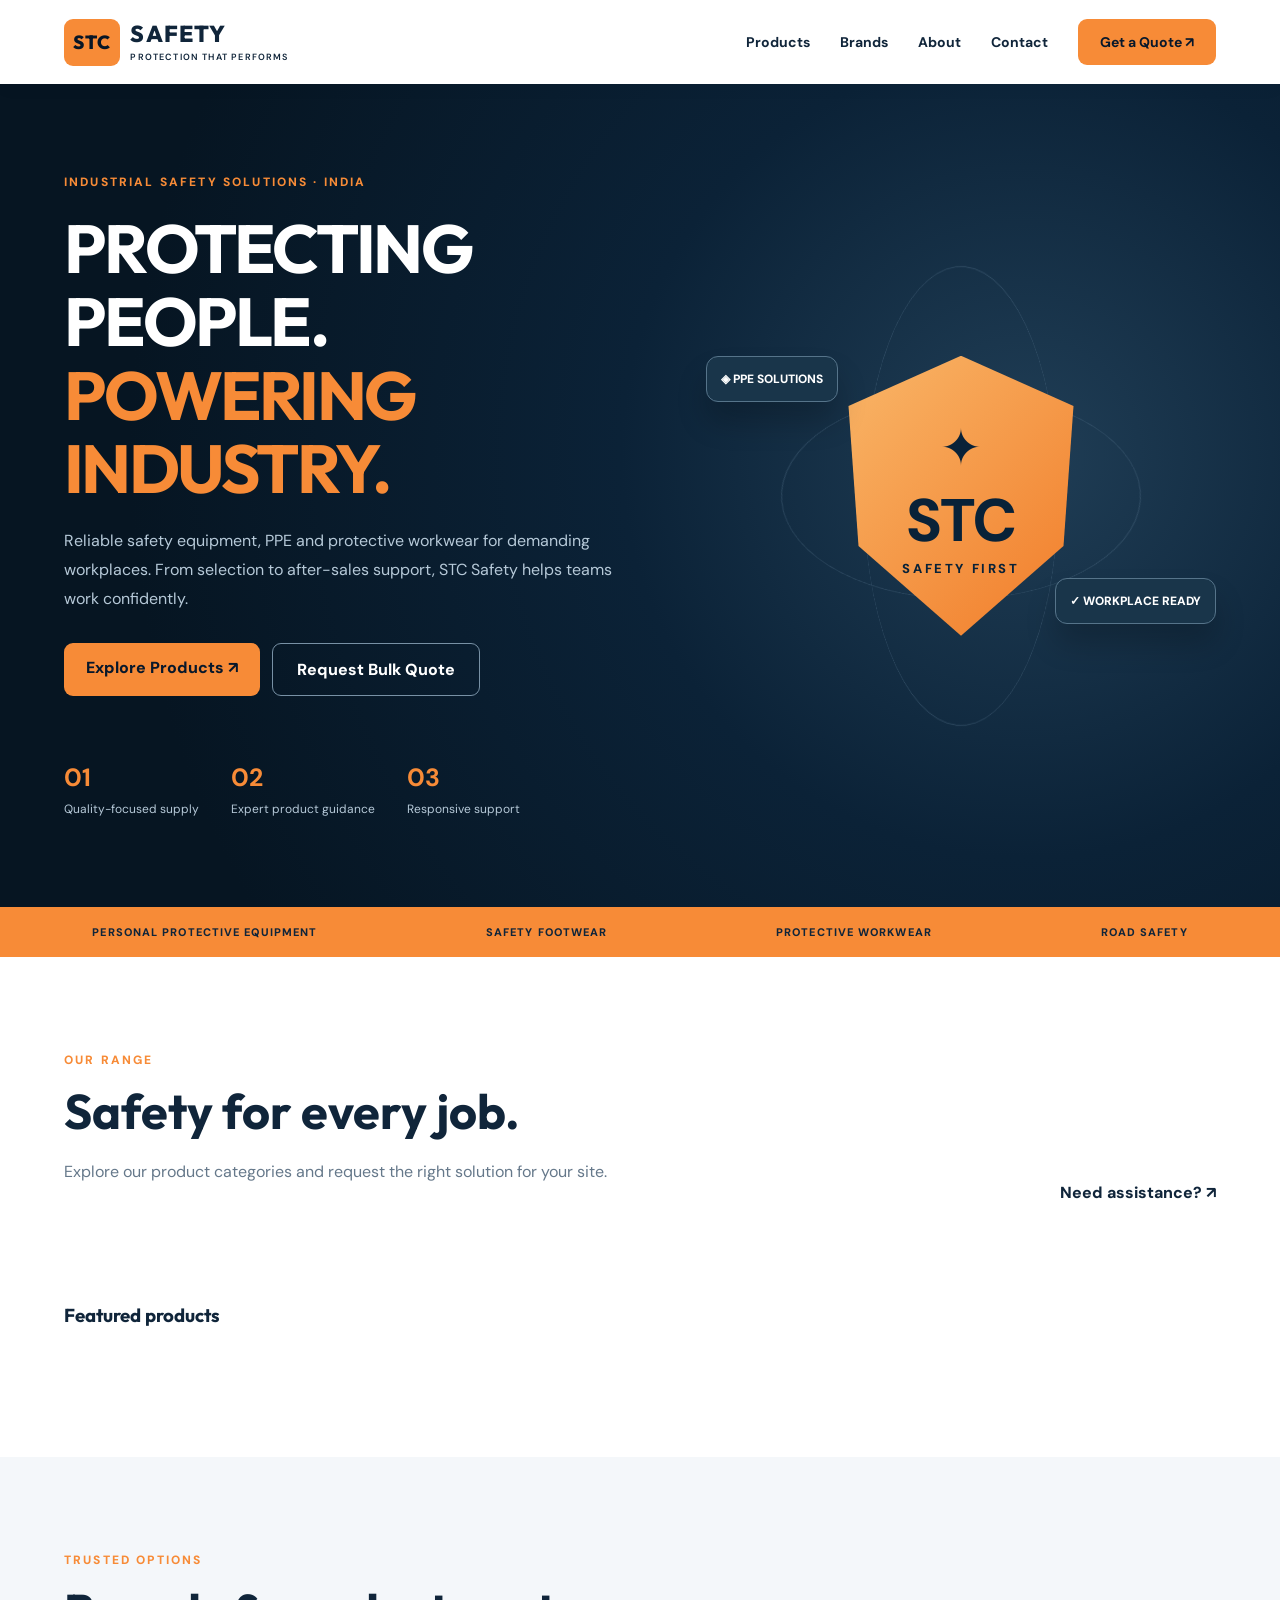
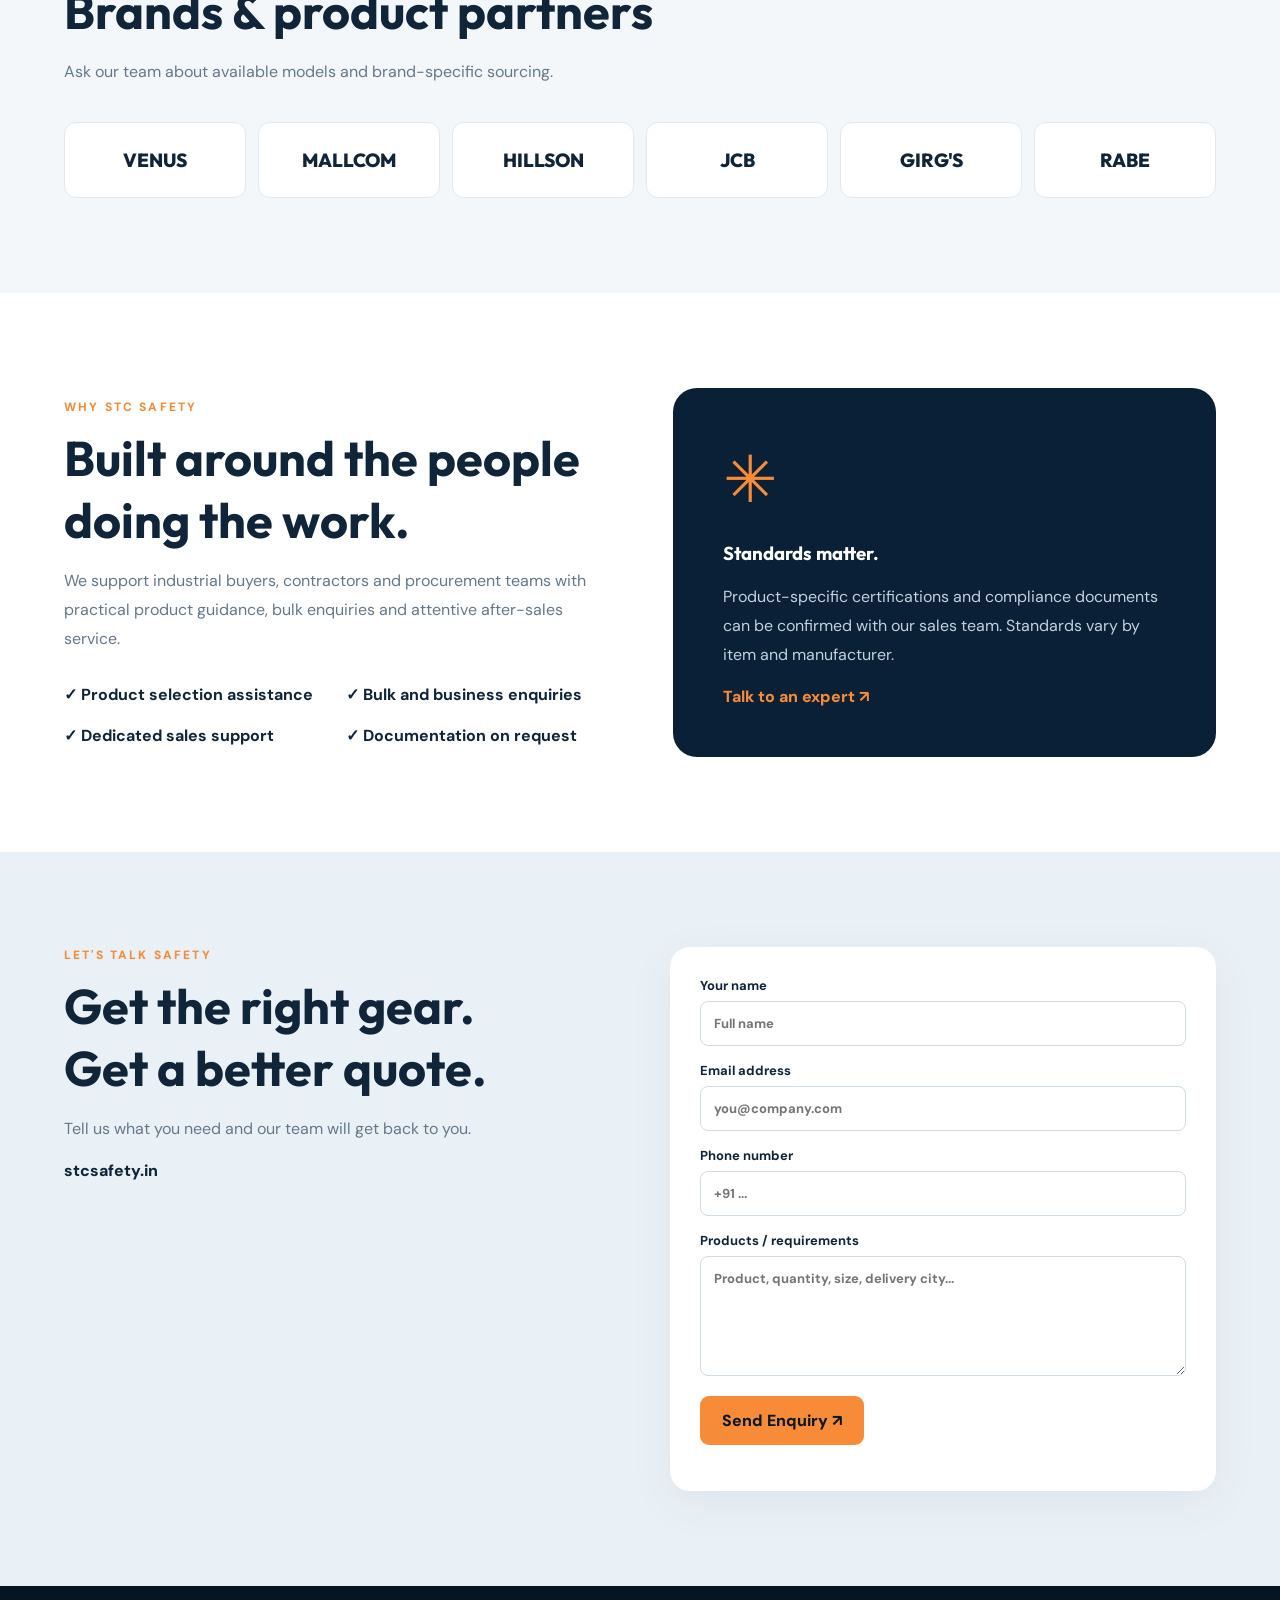
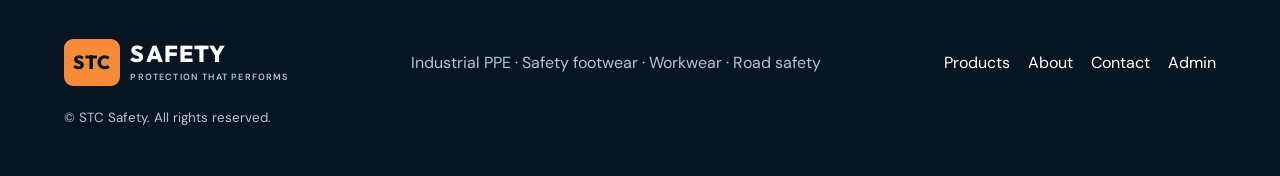
<file: index.html>
<!doctype html>
<html lang="en"><head><meta charset="utf-8"><meta name="viewport" content="width=device-width,initial-scale=1"><meta name="description" content="STC Safety supplies industrial PPE, safety footwear, protective workwear, road safety and fire safety products across India."><title>STC Safety | Industrial Safety Equipment & PPE</title><link rel="stylesheet" href="styles.css"></head>
<body><header class="nav"><a class="logo" href="#home"><span class="mark">STC</span><span>SAFETY<small>PROTECTION THAT PERFORMS</small></span></a><button id="menuBtn" class="menu" aria-label="Toggle navigation">☰</button><nav id="navLinks"><a href="#products">Products</a><a href="#brands">Brands</a><a href="#about">About</a><a href="#contact">Contact</a><a class="nav-cta" href="#contact">Get a Quote ↗</a></nav></header>
<main><section class="hero" id="home"><div class="hero-copy"><div class="eyebrow">INDUSTRIAL SAFETY SOLUTIONS · INDIA</div><h1>PROTECTING PEOPLE.<br><em>POWERING INDUSTRY.</em></h1><p>Reliable safety equipment, PPE and protective workwear for demanding workplaces. From selection to after-sales support, STC Safety helps teams work confidently.</p><div class="actions"><a class="btn primary" href="#products">Explore Products ↗</a><a class="btn ghost" href="#contact">Request Bulk Quote</a></div><div class="hero-stats"><div><strong>01</strong><span>Quality-focused supply</span></div><div><strong>02</strong><span>Expert product guidance</span></div><div><strong>03</strong><span>Responsive support</span></div></div></div><div class="hero-art"><div class="orbit o1"></div><div class="orbit o2"></div><div class="shield">✦<span>STC</span><small>SAFETY FIRST</small></div><div class="float-tag tag1">◈ PPE SOLUTIONS</div><div class="float-tag tag2">✓ WORKPLACE READY</div></div></section>
<section class="strip"><span>PERSONAL PROTECTIVE EQUIPMENT</span><span>SAFETY FOOTWEAR</span><span>PROTECTIVE WORKWEAR</span><span>ROAD SAFETY</span></section>
<section class="section" id="products"><div class="section-head"><div><div class="eyebrow">OUR RANGE</div><h2>Safety for every job.</h2><p>Explore our product categories and request the right solution for your site.</p></div><a href="#contact" class="text-link">Need assistance? ↗</a></div><div id="categoryGrid" class="category-grid"></div><h3 class="subheading">Featured products</h3><div id="productGrid" class="product-grid"></div></section>
<section class="section brands" id="brands"><div class="eyebrow">TRUSTED OPTIONS</div><h2>Brands & product partners</h2><p>Ask our team about available models and brand-specific sourcing.</p><div class="brand-grid"><span>VENUS</span><span>MALLCOM</span><span>HILLSON</span><span>JCB</span><span>GIRG'S</span><span>RABE</span></div></section>
<section class="section about" id="about"><div><div class="eyebrow">WHY STC SAFETY</div><h2>Built around the people doing the work.</h2><p>We support industrial buyers, contractors and procurement teams with practical product guidance, bulk enquiries and attentive after-sales service.</p><div class="feature-list"><div>✓ Product selection assistance</div><div>✓ Bulk and business enquiries</div><div>✓ Dedicated sales support</div><div>✓ Documentation on request</div></div></div><div class="about-panel"><div class="panel-icon">✳</div><h3>Standards matter.</h3><p>Product-specific certifications and compliance documents can be confirmed with our sales team. Standards vary by item and manufacturer.</p><a href="#contact">Talk to an expert ↗</a></div></section>
<section class="section contact" id="contact"><div><div class="eyebrow">LET'S TALK SAFETY</div><h2>Get the right gear.<br>Get a better quote.</h2><p>Tell us what you need and our team will get back to you.</p><a href="https://stcsafety.in" class="text-link">stcsafety.in</a></div><form id="enquiryForm" class="contact-form"><label>Your name<input name="name" required maxlength="120" placeholder="Full name"></label><label>Email address<input type="email" name="email" required placeholder="you@company.com"></label><label>Phone number<input name="phone" required maxlength="25" placeholder="+91 ..."></label><label>Products / requirements<textarea name="message" required maxlength="3000" placeholder="Product, quantity, size, delivery city..."></textarea></label><button class="btn primary" type="submit">Send Enquiry ↗</button><p id="formStatus" role="status"></p></form></section></main>
<footer><div class="logo"><span class="mark">STC</span><span>SAFETY<small>PROTECTION THAT PERFORMS</small></span></div><p>Industrial PPE · Safety footwear · Workwear · Road safety</p><div><a href="#products">Products</a><a href="#about">About</a><a href="#contact">Contact</a><a href="admin.html">Admin</a></div><small>© <span id="year"></span> STC Safety. All rights reserved.</small></footer>
<script type="module" src="app.js"></script></body></html>
</file>
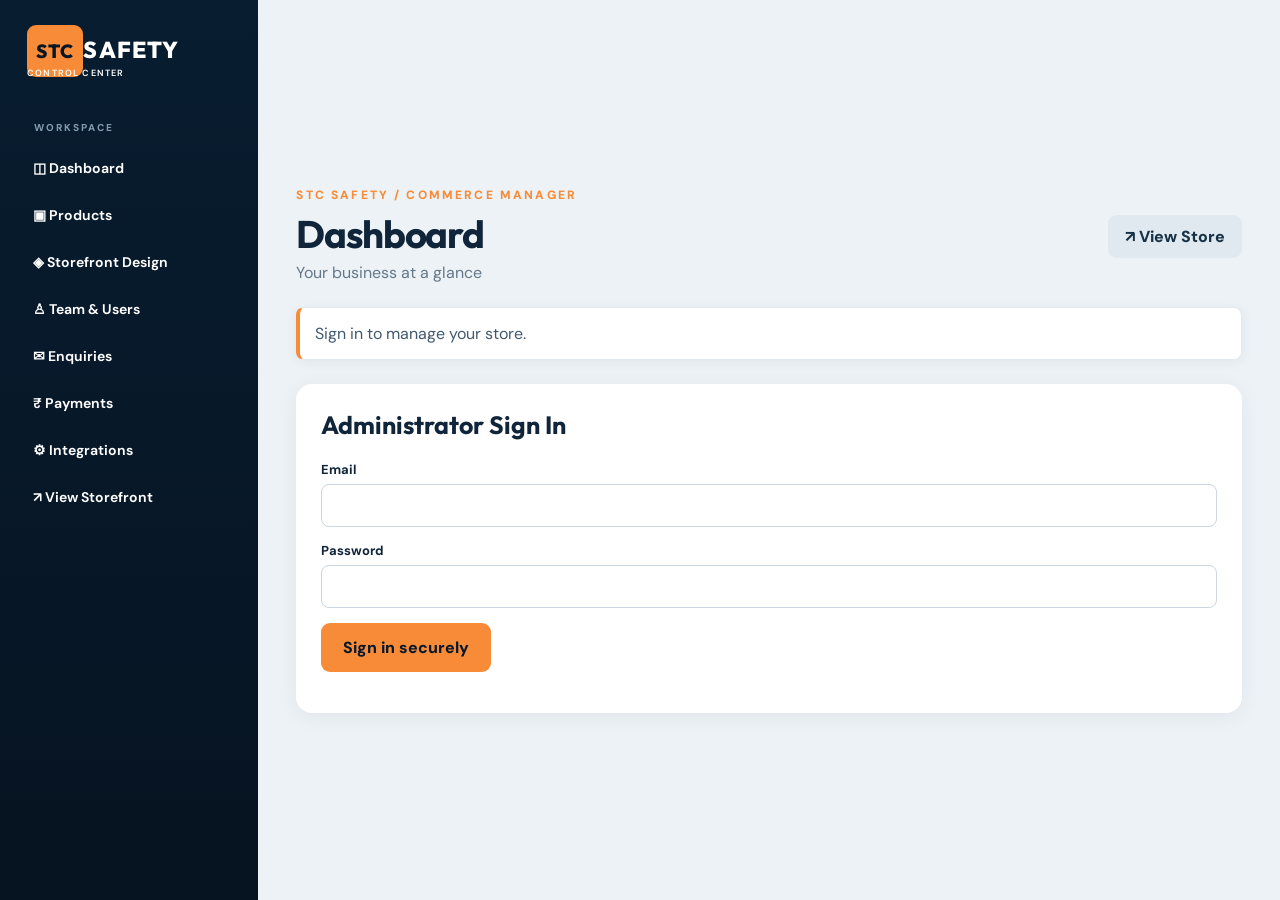
<file: admin.html>
<!doctype html><html lang="en"><head><meta charset="utf-8"><meta name="viewport" content="width=device-width,initial-scale=1"><title>STC Safety | Management Console</title><link rel="stylesheet" href="styles.css"><meta name="robots" content="noindex,nofollow"></head><body class="admin-body"><div class="admin-shell"><aside class="sidebar"><a class="logo" href="index.html"><span class="mark">STC</span><span>SAFETY<small>CONTROL CENTER</small></span></a><div class="side-caption">WORKSPACE</div><nav aria-label="Admin navigation" id="adminNav"><a href="#overview" data-page="overview">◫ Dashboard</a><a href="#products" data-page="products">▣ Products</a><a href="#storefront" data-page="storefront">◈ Storefront Design</a><a href="#users" data-page="users">♙ Team & Users</a><a href="#enquiries" data-page="enquiries">✉ Enquiries</a><a href="#payments" data-page="payments">₹ Payments</a><a href="#integrations" data-page="integrations">⚙ Integrations</a><a href="index.html">↗ View Storefront</a></nav></aside><main class="admin-main"><div class="admin-topbar"><div><div class="eyebrow">STC SAFETY / COMMERCE MANAGER</div><h1 id="adminPageTitle">Dashboard</h1><p id="adminPageSubtitle" class="admin-subtitle">Your business at a glance</p></div><div class="admin-top-actions"><a class="btn admin-preview" href="index.html" target="_blank" rel="noopener">↗ View Store</a><button class="btn admin-menu-toggle" id="adminMenuToggle" type="button">☰ Menu</button></div></div><div class="admin-notice" id="notice" role="status">Sign in to manage your store.</div><section id="loginArea" class="admin-panel"><h2>Administrator Sign In</h2><form id="loginForm"><label>Email<input name="email" type="email" required autocomplete="username"></label><label>Password<input name="password" type="password" required autocomplete="current-password"></label><button class="btn primary">Sign in securely</button></form><p id="loginStatus" role="status"></p></section><div id="workspace" hidden><button id="logout" class="btn" type="button">Sign Out</button><section id="overview" class="admin-grid admin-page"><div class="admin-welcome"><div class="eyebrow">STORE CONTROL CENTER</div><h2>Manage your STC Safety store</h2><p>Choose a workspace to manage products, customize your website, review enquiries or collect payments.</p><div class="admin-quick"><a href="#products">＋ Manage Products</a><a href="#storefront">◈ Customize Storefront</a><a href="#enquiries">✉ Customer Enquiries</a><a href="#payments">₹ Payments</a></div></div><div class="stat-card">Products<strong id="productCount">—</strong></div><div class="stat-card">Enquiries<strong id="enquiryCount">—</strong></div><div class="stat-card">Registered users<strong id="userCount">—</strong></div></section><section id="products" class="admin-panel admin-page"><h2>Product Catalogue</h2><p>Add, edit, publish or remove products shown on your website.</p><form id="productForm"><input type="hidden" name="id"><label>Product name<input name="name" required maxlength="150" placeholder="e.g. Industrial Safety Helmet"></label><label>Category<select name="category"><option>Safety Footwear</option><option>Head & Face Protection</option><option>Protective Workwear</option><option>Hand Protection</option><option>Road Safety</option><option>Respiratory Protection</option><option>Fire Safety</option><option>Electrical Safety</option><option>Emergency Exit Lights</option><option>GSM Dialers</option></select></label><label>Description<textarea name="description" maxlength="2000" rows="3"></textarea></label><label>Image URL (HTTPS)<input name="image_url" type="url" placeholder="https://..."></label><label class="inline-check"><input type="checkbox" name="active" checked> Published on website</label><div class="actions"><button id="saveProduct" class="btn primary" type="submit">Add Product</button><button id="cancelEdit" class="btn" type="button" hidden>Cancel Edit</button></div></form><div class="admin-table-wrap"><table><thead><tr><th>Product</th><th>Category</th><th>Visibility</th><th>Actions</th></tr></thead><tbody id="adminProducts"></tbody></table></div></section><section id="storefront" class="admin-panel admin-page"><h2>🎨 Storefront Editor</h2><p>Customize the live website without editing code. Save as draft or publish when ready.</p><div class="actions"><a class="btn" href="index.html" target="_blank" rel="noopener">↗ Preview Store</a><button class="btn" type="button" id="resetStorefront">Reset Form to Published</button></div><form id="storefrontForm"><h3>Brand & Appearance</h3><label>Store display name<input name="store_name" maxlength="70" placeholder="STC Safety"></label><label>Announcement bar<input name="announcement" maxlength="150" placeholder="Bulk orders and industrial supply across India"></label><label>Accent color<input name="accent" type="color" value="#f78b37"></label><label>Hero image URL (HTTPS, optional)<input name="hero_image" type="url" placeholder="https://..."></label><h3>Homepage Banner</h3><label>Headline<input name="hero_title" maxlength="110" placeholder="PROTECTING PEOPLE. POWERING INDUSTRY."></label><label>Subtitle<textarea name="hero_description" maxlength="600" rows="3"></textarea></label><label>Primary button label<input name="cta_label" maxlength="45" placeholder="Explore Products"></label><label>Primary button destination<select name="cta_target"><option value="#products">Products</option><option value="#contact">Contact</option><option value="#brands">Brands</option></select></label><h3>Section Titles & Visibility</h3><label>Products heading<input name="products_title" maxlength="90" placeholder="Safety for every job."></label><label>About heading<input name="about_title" maxlength="100" placeholder="Built around the people doing the work."></label><label>Contact heading<input name="contact_title" maxlength="100" placeholder="Get the right gear. Get a better quote."></label><label class="inline-check"><input type="checkbox" name="show_brands" checked> Show brands section</label><label class="inline-check"><input type="checkbox" name="show_about" checked> Show about section</label><label class="inline-check"><input type="checkbox" name="show_categories" checked> Show category tiles</label><label class="inline-check"><input type="checkbox" name="show_products" checked> Show featured products</label><div class="actions"><button type="button" id="saveStoreDraft" class="btn">Save Draft</button><button type="submit" class="btn primary">Publish to Website</button></div></form><p id="storefrontStatus" role="status"></p><small>Published changes appear on the public homepage. Drafts are visible only in this editor. Payments and checkout are managed separately.</small></section><section id="users" class="admin-panel admin-page"><h2>Team & User Access</h2><p>Manage administrator access for existing Supabase Auth accounts. New team members must register in Supabase Authentication first. Do not share your own password.</p><form id="userForm"><label>Registered user's email<input name="email" type="email" required placeholder="teammember@example.com"></label><label>Access action<select name="grant"><option value="yes">Grant admin access</option><option value="no">Revoke admin access</option></select></label><button class="btn primary" type="submit">Update User Access</button></form><div class="admin-table-wrap"><table><thead><tr><th>Email</th><th>Access</th></tr></thead><tbody id="adminUsers"></tbody></table></div></section><section id="enquiries" class="admin-panel admin-page"><h2>Customer Enquiries</h2><p>Messages submitted through your website.</p><div id="inbox"></div></section><section id="payments" class="admin-panel admin-page"><h2>Razorpay Payment Collection</h2><p>Create a payment order for a customer and open Razorpay Checkout. Available after secure API keys are configured. Amounts are in INR.</p><form id="paymentForm"><label>Customer name<input name="customer_name" maxlength="120" required></label><label>Customer email<input name="customer_email" type="email" required></label><label>Amount (₹)<input name="amount" type="number" min="1" max="1000000" step="0.01" required></label><button class="btn primary" type="submit">Create Payment Order</button></form><p id="paymentStatus" role="status"></p><h3>Payment history</h3><div class="admin-table-wrap"><table><thead><tr><th>Customer</th><th>Amount</th><th>Status</th><th>Razorpay Order</th></tr></thead><tbody id="paymentRows"></tbody></table></div></section><section id="integrations" class="admin-panel admin-page"><h2>Business Integrations</h2><p>Connection checklist for your store. No external service is activated until its credentials and secure server-side setup are completed.</p><div class="integration-grid"><article><h3>ChatGPT / OpenAI</h3><span class="integration-pill">Setup required</span><p>AI product descriptions, SEO and customer assistance. Requires an OpenAI API key stored on the server, not in this page.</p></article><article><h3>Delhivery</h3><span class="integration-pill">Setup required</span><p>Shipping rates, labels, tracking and pickup. Requires a Delhivery business account and API access.</p></article><article><h3>Payment Gateway</h3><span class="integration-pill">Setup required</span><p>Razorpay, Cashfree or another provider. Requires merchant verification, server-side order creation and webhook verification.</p></article></div><p><strong>Security:</strong> Never enter payment, courier or OpenAI secret API keys into this static website. Connections must be configured using protected backend functions.</p></section></div></main></div><script type="module" src="admin.js"></script></body></html>
</file>
<file: styles.css>
@import url('https://fonts.googleapis.com/css2?family=DM+Sans:wght@400;500;600;700&family=Outfit:wght@400;500;600;700;800&display=swap');:root{--navy:#071626;--ink:#10253a;--orange:#f78b37;--light:#f3f7fa;--muted:#65788a}*{box-sizing:border-box}html{scroll-behavior:smooth}body{margin:0;font-family:'DM Sans',sans-serif;color:var(--ink);background:#fff}h1,h2,h3,.logo{font-family:Outfit,sans-serif}a{text-decoration:none;color:inherit}button,input,textarea{font:inherit}.nav{height:84px;display:flex;align-items:center;justify-content:space-between;padding:0 max(5vw,24px);background:#fff;position:sticky;top:0;z-index:10;box-shadow:0 2px 20px #0b1b2a0a}.logo{display:flex;align-items:center;gap:10px;font-weight:800;font-size:23px;letter-spacing:.05em;line-height:1}.logo small{display:block;font:600 9px 'DM Sans',sans-serif;letter-spacing:.13em;margin-top:6px}.mark{background:var(--orange);padding:14px 9px;border-radius:9px;color:var(--navy);font-size:19px}.nav nav{display:flex;align-items:center;gap:30px;font-weight:700;font-size:14px}.nav nav a:hover,.text-link:hover{color:var(--orange)}.nav-cta,.btn.primary{background:var(--orange);color:#08182b!important;border-radius:9px;padding:14px 22px}.menu{display:none}.hero{background:radial-gradient(circle at 80% 45%,#203e56 0%,#0b2237 36%,#061522 80%);min-height:620px;display:grid;grid-template-columns:1.2fr 1fr;align-items:center;padding:90px max(5vw,24px);overflow:hidden;color:#fff;gap:30px}.eyebrow{color:var(--orange);font-size:12px;font-weight:800;letter-spacing:.18em}.hero h1{font-size:clamp(42px,5.3vw,78px);line-height:1.08;letter-spacing:-.04em;margin:22px 0}.hero h1 em{font-style:normal;color:var(--orange)}.hero p{color:#b6c9d8;line-height:1.8;max-width:570px}.actions{display:flex;gap:12px;flex-wrap:wrap;margin-top:30px}.btn{border:0;cursor:pointer;font-weight:800;display:inline-block;padding:15px 24px;border-radius:9px}.btn.ghost{border:1px solid #7891a5;color:#fff}.hero-stats{display:flex;gap:32px;margin-top:65px;flex-wrap:wrap}.hero-stats div{display:flex;flex-direction:column;gap:7px}.hero-stats strong{font-size:25px;color:var(--orange)}.hero-stats span{font-size:12px;color:#b6c9d8}.hero-art{min-height:400px;display:grid;place-items:center;position:relative}.orbit{position:absolute;border:1px solid #54728b66;border-radius:50%;width:360px;height:360px;transform:rotateX(55deg) rotateZ(25deg)}.o2{width:460px;height:460px;transform:rotateY(65deg) rotateZ(25deg)}.shield{width:250px;height:280px;background:linear-gradient(135deg,#f9b769,#f17b28);clip-path:polygon(50% 0,95% 18%,91% 68%,50% 100%,9% 68%,5% 18%);display:flex;align-items:center;justify-content:center;flex-direction:column;color:#092238;font-size:50px;box-shadow:0 20px 90px #f78b3744;animation:float 5s ease-in-out infinite}.shield span{font-size:60px;font-weight:800}.shield small{font-size:13px;font-weight:800;letter-spacing:.2em}.float-tag{position:absolute;background:#19354a;border:1px solid #56748a;color:#fff;border-radius:12px;padding:14px;font-size:12px;font-weight:800;box-shadow:0 20px 30px #0003}.tag1{top:15%;left:0}.tag2{right:0;bottom:18%}@keyframes float{50%{transform:translateY(-15px)}}.strip{background:var(--orange);display:flex;justify-content:space-around;gap:20px;padding:18px;flex-wrap:wrap;font-size:11px;font-weight:800;letter-spacing:.1em}.section{padding:95px max(5vw,24px)}.section h2{font-size:clamp(32px,3.8vw,52px);margin:12px 0}.section p{color:var(--muted);line-height:1.8}.section-head{display:flex;justify-content:space-between;align-items:end;gap:20px}.text-link{font-weight:800}.category-grid,.product-grid{display:grid;grid-template-columns:repeat(4,1fr);gap:18px;margin-top:35px}.category-card{min-height:200px;border-radius:18px;padding:24px;background:linear-gradient(140deg,#e8eff5,#f9fbfd);display:flex;flex-direction:column;justify-content:space-between;transition:transform .25s}.category-card:hover,.product-card:hover{transform:translateY(-5px)}.category-card .emoji{font-size:55px}.category-card h3{font-size:20px;margin:0}.category-card span{color:var(--orange);font-weight:800}.subheading{margin-top:65px}.product-card{border:1px solid #e3e9ed;border-radius:16px;padding:23px;transition:transform .25s}.product-card .product-icon{height:120px;display:grid;place-items:center;font-size:60px;background:var(--light);border-radius:12px}.product-card small{color:var(--orange);font-weight:800}.product-card h3{margin-bottom:5px}.product-card a{font-weight:800;color:#bd601a}.brands{background:#f4f7fa}.brand-grid{display:grid;grid-template-columns:repeat(6,1fr);gap:12px;margin-top:35px}.brand-grid span{background:#fff;border:1px solid #e1e8ef;border-radius:12px;padding:25px 12px;text-align:center;font-family:Outfit;font-weight:800;font-size:19px}.about{display:grid;grid-template-columns:1fr 1fr;gap:65px;align-items:center}.feature-list{display:grid;grid-template-columns:1fr 1fr;gap:20px;margin-top:30px;font-weight:700}.about-panel{background:#092037;color:#fff;padding:50px;border-radius:24px}.about-panel p{color:#c2d1dd}.about-panel a{color:var(--orange);font-weight:800}.panel-icon{font-size:65px;color:var(--orange)}.contact{background:#eaf1f6;display:grid;grid-template-columns:1fr 1fr;gap:60px}.contact-form{background:#fff;padding:30px;border-radius:20px;box-shadow:0 12px 45px #15314b10}.contact-form label{display:block;font-weight:700;font-size:13px;margin-bottom:16px}.contact-form input,.contact-form textarea{width:100%;padding:13px;margin-top:7px;border:1px solid #cfdce5;border-radius:8px}.contact-form textarea{height:120px;resize:vertical}footer{background:#061522;color:#fff;padding:50px max(5vw,24px);display:flex;flex-wrap:wrap;justify-content:space-between;align-items:center;gap:20px}footer p,footer small{color:#b3c4d1}footer>div:nth-of-type(2){display:flex;gap:18px}body.admin-body{background:#edf2f6}.admin-shell{display:grid;grid-template-columns:250px 1fr;min-height:100vh}.sidebar{background:#081b2c;color:white;padding:28px 18px}.sidebar .logo{margin-bottom:40px}.sidebar a{display:block;padding:14px 18px;border-radius:10px;margin:7px 0}.sidebar a.active,.sidebar a:hover{background:#23445d}.admin-main{padding:38px;max-width:1400px;width:100%;margin:auto}.admin-main h1{font-size:38px}.admin-grid{display:grid;grid-template-columns:repeat(3,1fr);gap:18px}.stat-card,.admin-panel{background:white;padding:25px;border-radius:16px;box-shadow:0 4px 20px #0d2d4510}.stat-card strong{font-size:30px;display:block;margin-top:10px}.admin-panel{margin-top:25px}.admin-panel input,.admin-panel textarea,.admin-panel select{padding:12px;border:1px solid #cbd6e0;border-radius:8px;width:100%;margin:6px 0 15px}.admin-panel table{width:100%;border-collapse:collapse}.admin-panel td,.admin-panel th{padding:12px;border-bottom:1px solid #e5ebf0;text-align:left}.admin-notice{padding:15px;background:#fff4df;border-left:4px solid #f39b3e;border-radius:8px;margin:20px 0}.hidden{display:none!important}@media(max-width:950px){.category-grid,.product-grid{grid-template-columns:repeat(2,1fr)}.brand-grid{grid-template-columns:repeat(3,1fr)}.hero{grid-template-columns:1fr}.hero-art{min-height:350px}.about,.contact{grid-template-columns:1fr}.admin-shell{grid-template-columns:1fr}.sidebar{padding:15px}.sidebar .logo{margin-bottom:15px}.sidebar a{display:inline-block}}@media(max-width:650px){.nav{height:75px}.menu{display:block;background:none;border:0;font-size:25px}.nav nav{display:none;position:absolute;top:75px;left:0;right:0;background:white;flex-direction:column;align-items:stretch;padding:22px}.nav nav.open{display:flex}.hero{padding-top:60px}.hero-art{transform:scale(.8);margin:-35px}.hero-stats{margin-top:35px}.category-grid,.product-grid,.admin-grid{grid-template-columns:1fr}.brand-grid{grid-template-columns:repeat(2,1fr)}.section{padding-top:65px;padding-bottom:65px}.section-head{display:block}.feature-list{grid-template-columns:1fr}.admin-main{padding:20px}.admin-panel{overflow:auto}}
/* Management console enhancements */
.admin-main [hidden],.admin-shell [hidden]{display:none!important}.admin-main label{display:block;font-weight:700;font-size:13px}.admin-main .inline-check{display:flex;align-items:center;gap:10px;margin:10px 0}.admin-main .inline-check input{width:auto;margin:0}.admin-table-wrap{overflow-x:auto;margin-top:22px}.admin-small-btn{padding:7px 12px;font-size:12px;margin:3px;background:#e8eff5;color:#18334b}.admin-small-btn:hover{background:#d6e5ef}.integration-grid{display:grid;grid-template-columns:repeat(3,minmax(0,1fr));gap:16px;margin:22px 0}.integration-grid article{background:#f4f7fb;border:1px solid #dce6ee;border-radius:12px;padding:20px}.integration-grid h3{margin:0 0 10px}.integration-grid p{color:#5c7183;line-height:1.65}.integration-pill{display:inline-block;background:#fff0d8;color:#985c0b;border-radius:20px;padding:6px 10px;font-size:12px;font-weight:700}.inbox-item{border-bottom:1px solid #e1e8ef;padding:16px 0}.inbox-item small{display:block;color:#718296;margin-top:5px}.inbox-item p{white-space:pre-wrap;line-height:1.6}.admin-main #logout{float:right;background:#dfe8ef}.admin-main #productForm{max-width:760px}.admin-main #userForm{max-width:760px}.admin-panel p{line-height:1.65;color:#617489}@media(max-width:950px){.integration-grid{grid-template-columns:1fr}}
.store-announcement{background:var(--navy);color:white;text-align:center;padding:9px 16px;font-size:13px;font-weight:700}#storefrontForm{display:grid;gap:12px;max-width:760px}#storefrontForm h3{margin:18px 0 0}#storefrontForm input[type=color]{width:90px;height:46px;cursor:pointer}#storefrontForm .inline-check{display:flex;align-items:center;gap:10px}#storefrontForm .inline-check input{width:auto}#storefrontStatus{font-weight:700;color:var(--ink)}

/* Professional section-based commerce admin */
.admin-shell{grid-template-columns:258px minmax(0,1fr)}
.sidebar{position:sticky;top:0;height:100vh;overflow-y:auto;padding:27px 17px;background:linear-gradient(180deg,#081d30,#061321)}
.sidebar .logo{padding:4px 10px;margin-bottom:38px}
.side-caption{font-size:10px;font-weight:800;letter-spacing:.2em;color:#839aac;padding:0 17px 9px}
.sidebar nav a{font-size:14px;font-weight:650;transition:background .15s,color .15s;margin:3px 0;padding:13px 16px}
.sidebar nav a.active{background:#f78b37;color:#081b2c}
.sidebar nav a:hover:not(.active){background:#1d3c54}
.admin-main{max-width:1550px;padding:32px clamp(20px,3vw,52px)}
.admin-topbar{display:flex;align-items:center;justify-content:space-between;gap:18px}
.admin-topbar h1{font-size:clamp(27px,3vw,39px);margin:7px 0 0;letter-spacing:-.035em}
.admin-subtitle{margin:4px 0;color:#64788a}
.admin-top-actions{display:flex;align-items:center;gap:10px}
.admin-preview{background:#e0e9ef;color:#173247;padding:11px 17px}
.admin-menu-toggle{display:none;background:#e0e9ef}
.admin-page{display:none!important}
.admin-page.admin-page-current{display:grid!important}
.admin-panel.admin-page.admin-page-current{display:block!important}
.admin-grid.admin-page{grid-template-columns:repeat(3,minmax(0,1fr));align-items:stretch;margin-top:24px}
.admin-welcome{grid-column:1/-1;background:linear-gradient(110deg,#0b273e,#183f59);border-radius:18px;color:white;padding:35px}
.admin-welcome h2{font-size:clamp(24px,3vw,35px);margin:9px 0}
.admin-welcome p{color:#c1d2de;max-width:670px;line-height:1.6}
.admin-quick{display:flex;flex-wrap:wrap;gap:11px;margin-top:23px}
.admin-quick a{background:#ffffff19;border:1px solid #ffffff35;color:white;border-radius:10px;padding:12px 16px;font-size:13px;font-weight:750}
.admin-quick a:hover{background:#ffffff30}
.admin-panel{margin-top:24px;max-width:1200px}
.admin-panel h2{font-size:25px;margin-top:0}
.admin-notice{background:#fff;border:1px solid #e1e9ef;border-left:4px solid var(--orange);color:#415970;box-shadow:0 2px 12px #102c4310}
.admin-main #logout{float:none;margin-top:15px}
.admin-panel input:focus,.admin-panel textarea:focus,.admin-panel select:focus{outline:2px solid #f78b3780;border-color:var(--orange)}
@media(max-width:950px){.admin-shell{display:block}.sidebar{position:relative;height:auto;padding:15px}.sidebar .logo{margin:0}.side-caption{display:none}.sidebar nav{display:flex;flex-wrap:wrap;gap:4px}.sidebar nav a{margin:0}.admin-grid.admin-page{grid-template-columns:repeat(2,minmax(0,1fr))}}
@media(max-width:650px){.admin-topbar{align-items:flex-start}.admin-preview{display:none}.admin-menu-toggle{display:block}.sidebar{padding:12px 18px}.sidebar nav{display:none}.sidebar.sidebar-open nav{display:flex;flex-direction:column;padding-top:16px}.admin-main{padding:22px 16px}.admin-grid.admin-page{grid-template-columns:1fr}.admin-welcome{padding:24px}.admin-quick{flex-direction:column}.admin-quick a{display:block}.admin-panel{padding:20px}}
</file>
